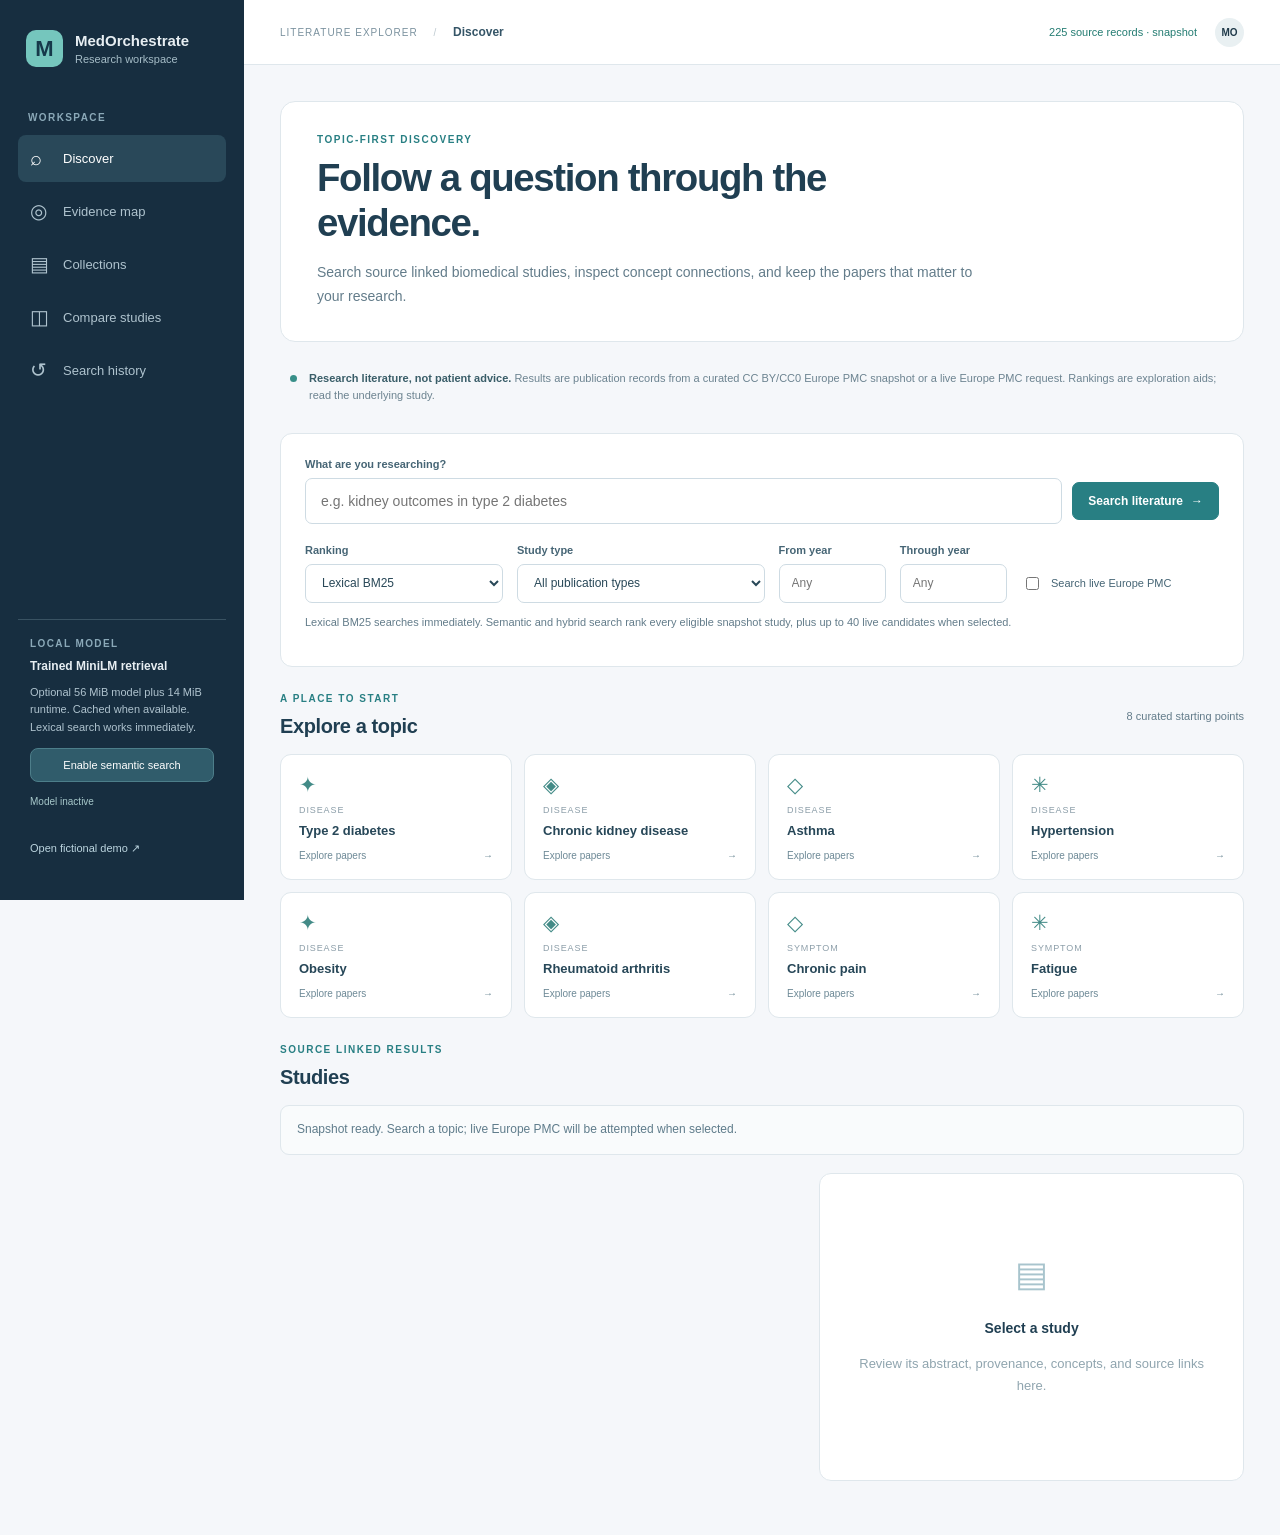
<file: site/index.html>
<!doctype html>
<html lang="en">
<head>
  <meta charset="utf-8">
  <meta name="viewport" content="width=device-width, initial-scale=1">
  <meta name="theme-color" content="#172b3a">
  <title>MedOrchestrate · Explore research</title>
  <meta name="description" content="A source linked biomedical literature explorer with lexical and optional local model reranking.">
  <link rel="stylesheet" href="./research-style.css">
  <script src="./research-core.js" defer></script>
  <script src="./app.js" defer></script>
</head>
<body>
  <a class="skip-link" href="#main">Skip to content</a>
  <div class="app-shell">
    <aside class="sidebar">
      <div class="brand"><span class="brand-symbol" aria-hidden="true">M<span>·</span></span><div><strong>MedOrchestrate</strong><small>Research workspace</small></div></div>
      <p class="side-label">WORKSPACE</p>
      <nav aria-label="Main navigation">
        <a class="nav active" href="#discover" data-view="discover"><span class="nav-icon" aria-hidden="true">⌕</span> Discover</a>
        <a class="nav" href="#map" data-view="map"><span class="nav-icon" aria-hidden="true">◎</span> Evidence map</a>
        <a class="nav" href="#collections" data-view="collections"><span class="nav-icon" aria-hidden="true">▤</span> Collections</a>
        <a class="nav" href="#compare" data-view="compare"><span class="nav-icon" aria-hidden="true">◫</span> Compare studies</a>
        <a class="nav" href="#history" data-view="history"><span class="nav-icon" aria-hidden="true">↺</span> Search history</a>
      </nav>
      <div class="side-bottom">
        <div class="model-card"><span class="model-card-kicker">LOCAL MODEL</span><strong>Trained MiniLM retrieval</strong><p>Optional 56 MiB model plus 14 MiB runtime. Cached when available. Lexical search works immediately.</p><button class="model-button" id="activate-model" type="button" disabled>Enable semantic search</button><small id="model-status" role="status" aria-live="polite">Model inactive</small></div>
        <a class="legacy-link" href="./demo/index.html">Open fictional demo <span aria-hidden="true">↗</span></a>
      </div>
    </aside>
    <div class="workspace">
      <header class="topbar"><span class="breadcrumb">LITERATURE EXPLORER <span>/</span> <strong id="view-name">Discover</strong></span><div class="topbar-right"><span class="snapshot-badge" id="snapshot-status" role="status" aria-live="polite">Loading research snapshot…</span><span class="avatar" aria-hidden="true">MO</span></div></header>
      <main id="main" tabindex="-1">
        <section class="view active" id="discover" aria-labelledby="discover-title">
          <div class="hero"><div><p class="eyebrow">TOPIC-FIRST DISCOVERY</p><h1 id="discover-title">Follow a question through the evidence.</h1><p>Search source linked biomedical studies, inspect concept connections, and keep the papers that matter to your research.</p></div><div class="hero-ornament" aria-hidden="true"><span></span><span></span><span></span><span></span><span></span></div></div>
          <div class="source-note"><span class="note-dot" aria-hidden="true"></span><div><strong>Research literature, not patient advice.</strong> Results are publication records from a curated CC BY/CC0 Europe PMC snapshot or a live Europe PMC request. Rankings are exploration aids; read the underlying study.</div></div>
          <form id="search-form" class="search-panel">
            <label for="topic-input">What are you researching?</label>
            <div class="search-row"><span class="search-icon" aria-hidden="true">⌕</span><input id="topic-input" type="search" maxlength="200" placeholder="e.g. kidney outcomes in type 2 diabetes" autocomplete="off" required><button class="primary" id="search-button" type="submit">Search literature <span aria-hidden="true">→</span></button></div>
            <div class="search-options">
              <div><label for="route-select">Ranking</label><select id="route-select"><option value="lexical">Lexical BM25</option><option value="semantic">Trained semantic search</option><option value="hybrid">Hybrid BM25 + model</option></select></div>
              <div><label for="publication-type">Study type</label><select id="publication-type"><option value="all">All publication types</option><option>Review</option><option>Clinical Trial</option><option>Randomized Controlled Trial</option><option>Journal Article</option><option>Meta-Analysis</option><option>Systematic Review</option></select></div>
              <div><label for="year-from">From year</label><input id="year-from" type="number" min="1900" max="2100" placeholder="Any"></div>
              <div><label for="year-to">Through year</label><input id="year-to" type="number" min="1900" max="2100" placeholder="Any"></div>
              <label class="live-option"><input id="live-search" type="checkbox"><span>Search live Europe PMC</span></label>
            </div>
            <p class="helper" id="route-note">Lexical BM25 searches immediately. Semantic and hybrid search rank every eligible snapshot study, plus up to 40 live candidates when selected.</p>
          </form>
          <section class="topic-section" aria-labelledby="topics-title"><div class="section-heading"><div><p class="eyebrow">A PLACE TO START</p><h2 id="topics-title">Explore a topic</h2></div><span id="topic-count"></span></div><div class="topic-grid" id="topic-grid"><p class="muted">Loading topics…</p></div></section>
          <section class="results-section" aria-labelledby="results-title"><div class="section-heading"><div><p class="eyebrow">SOURCE LINKED RESULTS</p><h2 id="results-title">Studies</h2></div><span id="result-count"></span></div><div id="search-status" class="status-box" role="status" aria-live="polite">Choose a topic or enter a research question to begin.</div><div class="results-layout"><div class="results-list" id="results-list"></div><aside class="detail-panel" id="detail-panel" aria-label="Study details"><div class="detail-empty"><span aria-hidden="true">▤</span><h3>Select a study</h3><p>Review its abstract, provenance, concepts, and source links here.</p></div></aside></div></section>
        </section>

        <section class="view" id="map" aria-labelledby="map-title" hidden><div class="view-heading"><p class="eyebrow">RELATIONSHIP EXPLORER</p><h1 id="map-title">Evidence map</h1><p>Concept links are drawn from the selected study metadata. Select an edge to see the study supporting it.</p></div><button id="browse-findings" class="secondary" type="button" disabled>Loading sourced findings...</button><p class="helper">Small curated pilot: positive, negative and descriptive findings with source passages, population and limitations. Not independently medically reviewed.</p><div id="map-status" class="status-box">Run a search to build a study–concept map.</div><div class="map-layout"><div class="map-canvas"><svg id="graph-svg" viewBox="0 0 920 560" role="img" aria-label="Study and concept graph"></svg></div><div class="map-side"><h2>Connections</h2><div id="graph-list" class="graph-list"></div><div id="edge-detail" class="edge-detail">Select a connection to inspect its source study.</div></div></div></section>

        <section class="view" id="collections" aria-labelledby="collections-title" hidden><div class="view-heading"><p class="eyebrow">YOUR READING DESK</p><h1 id="collections-title">Collections</h1><p>Save citation metadata into named collections in this browser. Export a backup before clearing browser data.</p></div><div class="collections-toolbar"><form id="new-collection-form"><label for="collection-name">New collection</label><div class="inline-form"><input id="collection-name" maxlength="100" placeholder="e.g. CKD review shortlist" required><button class="primary" type="submit">Create</button></div></form><div class="collection-import"><label for="collection-import-file">Import collections JSON</label><input id="collection-import-file" type="file" accept=".json,application/json"></div></div><div id="collection-status" role="status" aria-live="polite"></div><div class="collections-layout"><div id="collections-list" class="collections-list"></div><div id="collection-detail" class="collection-detail"></div></div></section>

        <section class="view" id="compare" aria-labelledby="compare-title" hidden><div class="view-heading"><p class="eyebrow">SIDE BY SIDE</p><h1 id="compare-title">Compare studies</h1><p>Select up to three studies from search results. Compare designs, abstracts, and source records before deciding what to read.</p></div><div id="compare-content" class="compare-content"><div class="status-box">Select studies from the Discover results to compare them here.</div></div></section>

        <section class="view" id="history" aria-labelledby="history-title" hidden><div class="view-heading"><p class="eyebrow">RECENT EXPLORATION</p><h1 id="history-title">Search history</h1><p>History is stored only in this browser. Select a past topic to rerun it against the current snapshot and live source.</p></div><div class="history-tools"><button class="quiet-button" id="clear-history" type="button">Clear history</button></div><div id="history-list" class="history-list"></div></section>
      </main>
    </div>
  </div>
</body>
</html>
</file>
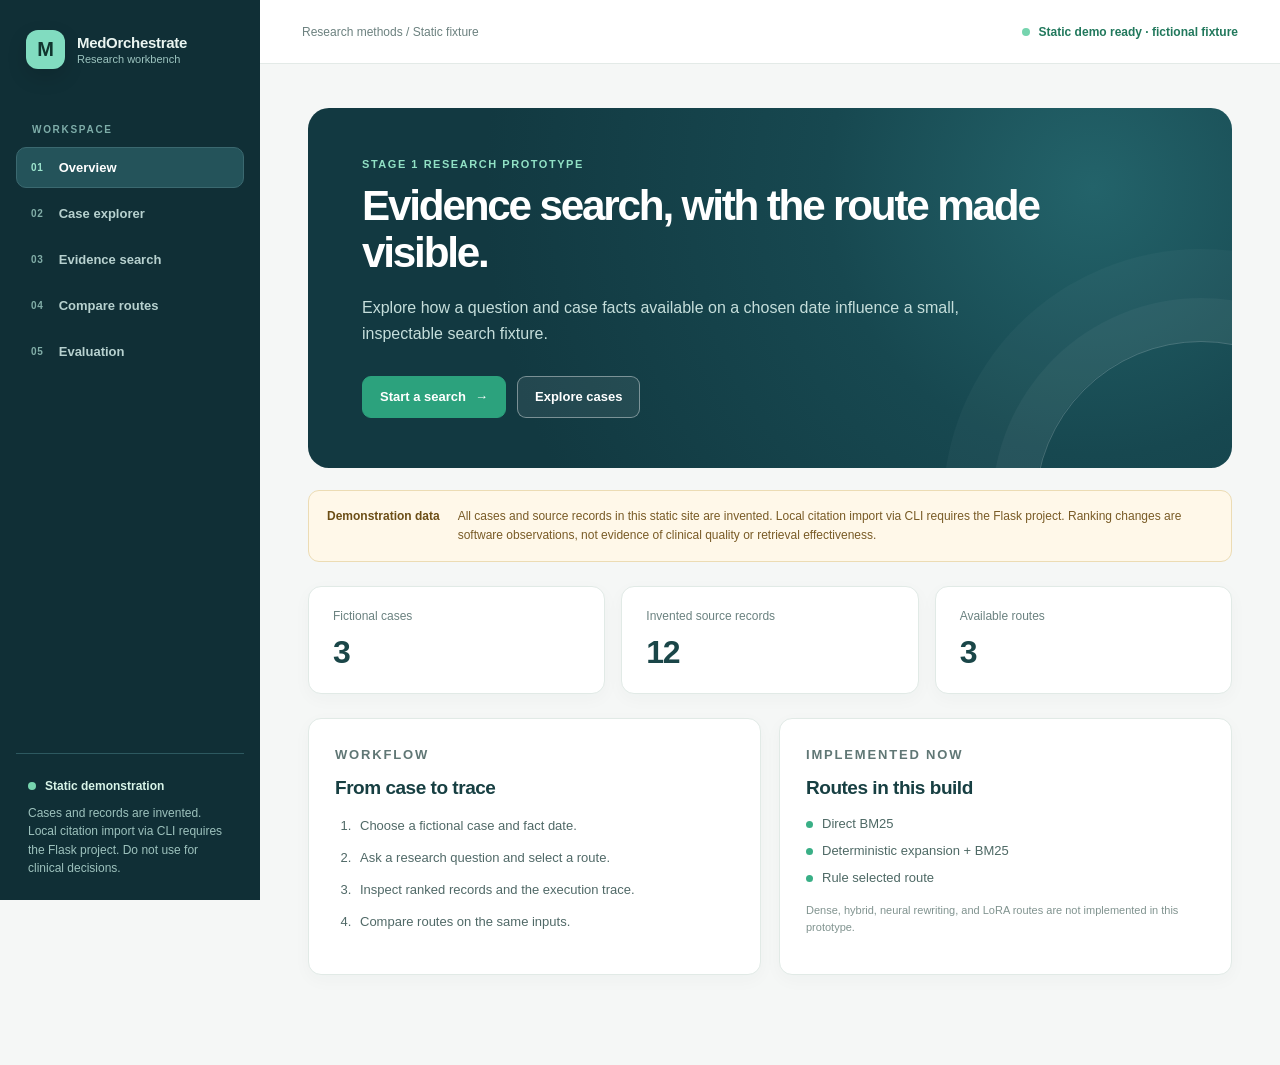
<file: site/demo/index.html>
<!doctype html>
<html lang="en">
<head>
  <meta charset="utf-8">
  <meta name="viewport" content="width=device-width, initial-scale=1">
  <meta name="theme-color" content="#102f36">
  <title>MedOrchestrate · Static demonstration</title>
  <link rel="stylesheet" href="./style.css">
  <script src="./search-core.js" defer></script>
  <script src="./static-api.js" defer></script>
  <script src="./app.js" defer></script>
</head>
<body>
  <a class="skip-link" href="#main">Skip to content</a>
  <div class="shell">
    <aside class="sidebar">
      <div class="brand" aria-label="MedOrchestrate"><span class="brand-mark" aria-hidden="true">M</span><div><strong>MedOrchestrate</strong><small>Research workbench</small></div></div>
      <div class="sidebar-label">WORKSPACE</div>
      <nav aria-label="Workbench views">
        <a class="nav active" href="#dashboard" data-page="dashboard"><span class="nav-number">01</span>Overview</a>
        <a class="nav" href="#cases" data-page="cases"><span class="nav-number">02</span>Case explorer</a>
        <a class="nav" href="#search" data-page="search"><span class="nav-number">03</span>Evidence search</a>
        <a class="nav" href="#compare" data-page="compare"><span class="nav-number">04</span>Compare routes</a>
        <a class="nav" href="#evaluation" data-page="evaluation"><span class="nav-number">05</span>Evaluation</a>
      </nav>
      <div class="side-note"><span class="side-note-dot" aria-hidden="true"></span><strong>Static demonstration</strong><p>Cases and records are invented. Local citation import via CLI requires the Flask project. Do not use for clinical decisions.</p></div>
    </aside>
    <div class="workspace">
      <header class="topbar"><span class="topbar-title">Research methods / Static fixture</span><span class="top-status" id="connection-status" role="status" aria-live="polite"><span class="status-dot" aria-hidden="true"></span>Loading static demo…</span></header>
      <main id="main" tabindex="-1">
        <section class="page active" id="dashboard" aria-labelledby="dashboard-title">
          <div class="hero"><p class="eyebrow">STAGE 1 RESEARCH PROTOTYPE</p><h1 id="dashboard-title">Evidence search, with the route made visible.</h1><p class="intro">Explore how a question and case facts available on a chosen date influence a small, inspectable search fixture.</p><div class="hero-actions"><a class="primary" href="#search" data-page="search">Start a search <span aria-hidden="true">→</span></a><a class="secondary" href="#cases" data-page="cases">Explore cases</a></div></div>
          <div class="fixture-banner" role="note"><strong>Demonstration data</strong><span>All cases and source records in this static site are invented. Local citation import via CLI requires the Flask project. Ranking changes are software observations, not evidence of clinical quality or retrieval effectiveness.</span></div>
          <div class="metric-grid" aria-label="Fixture summary"><article class="metric"><span>Fictional cases</span><strong id="case-count">—</strong></article><article class="metric"><span>Invented source records</span><strong id="doc-count">—</strong></article><article class="metric"><span>Available routes</span><strong id="route-count">—</strong></article></div>
          <div class="two-col"><article class="panel"><p class="panel-kicker">WORKFLOW</p><h2>From case to trace</h2><ol class="steps"><li>Choose a fictional case and fact date.</li><li>Ask a research question and select a route.</li><li>Inspect ranked records and the execution trace.</li><li>Compare routes on the same inputs.</li></ol></article><article class="panel"><p class="panel-kicker">IMPLEMENTED NOW</p><h2>Routes in this build</h2><ul class="route-list"><li><span class="route-dot"></span>Direct BM25</li><li><span class="route-dot"></span>Deterministic expansion + BM25</li><li><span class="route-dot"></span>Rule selected route</li></ul><p class="fine-print">Dense, hybrid, neural rewriting, and LoRA routes are not implemented in this prototype.</p></article></div>
        </section>
        <section class="page" id="cases" aria-labelledby="cases-title" hidden>
          <p class="eyebrow">01 / PATIENT CONTEXT</p><h1 id="cases-title">Case explorer</h1><p class="intro">Select an invented case and a cutoff date. Only facts available by that date are sent into query expansion.</p>
          <div class="panel control-panel"><div class="control-grid"><div><label for="case-select">Fictional case</label><select id="case-select" disabled></select></div><div><label for="as-of">Facts available on</label><input type="date" id="as-of" disabled></div></div><p class="field-hint">These controls also set the context for Search and Compare.</p></div>
          <div id="case-detail" aria-live="polite"><div class="empty-state">Loading cases…</div></div>
        </section>
        <section class="page" id="search" aria-labelledby="search-title" hidden>
          <p class="eyebrow">02 / RETRIEVAL</p><h1 id="search-title">Evidence search</h1><p class="intro">Search the invented static corpus. The route, added terms, available facts, and ranked records are shown for inspection.</p><div class="context-strip" id="search-context">Loading case context…</div>
          <form class="panel search-form" id="search-form"><label for="question">Research question</label><textarea id="question" rows="3" maxlength="500" placeholder="Enter a research question…" required disabled></textarea><div class="form-footer"><span class="field-hint">1–500 characters · <span id="question-count">0</span>/500</span></div><div class="control-grid"><div><label for="corpus">Source corpus</label><select id="corpus" disabled><option value="fictional-demo-v1">Fictional demonstration</option></select></div><div><label for="route">Search route</label><select id="route" disabled><option value="adaptive">Adaptive rule</option><option value="direct_bm25">Direct BM25</option><option value="expanded_bm25">Expanded BM25</option></select></div></div><p class="field-hint" id="corpus-note">Every demonstration record is invented. Local citation import via CLI requires the Flask project.</p><p class="route-help" id="route-help">A simple rule chooses a BM25 route based on question length and available facts.</p><button class="primary" id="search-button" type="submit" disabled>Run search</button></form>
          <div id="search-output" aria-live="polite"><div class="empty-state">Run a search to see ranked records and an execution trace.</div></div>
        </section>
        <section class="page" id="compare" aria-labelledby="compare-title" hidden>
          <p class="eyebrow">03 / ROUTE INSPECTION</p><h1 id="compare-title">Compare routes</h1><p class="intro">Run all three available routes against the same question, fictional case, cutoff date, and invented corpus. Inspect differences in the query and ranking.</p><div class="context-strip" id="compare-context">Loading case context…</div><button class="primary" id="compare-button" type="button" disabled>Compare three routes</button><div id="compare-output" aria-live="polite"><div class="empty-state">Run a comparison to inspect the three route outputs.</div></div>
        </section>
        <section class="page" id="evaluation" aria-labelledby="evaluation-title" hidden>
          <p class="eyebrow">04 / RESEARCH STATUS</p><h1 id="evaluation-title">Evaluation</h1><p class="intro">Inspect fictional fixture checks and separate, read-only real-data research summaries.</p><div class="fixture-banner" role="note"><strong>Fictional judgments</strong><span>The demonstration relevance labels below were authored for this invented fixture. They are not independent clinical judgments and cannot establish real retrieval effectiveness or clinical validity.</span></div>
          <div class="panel"><p class="panel-kicker">FICTIONAL BENCHMARK</p><h2>Route metrics</h2><p>Recall, mean reciprocal rank, and nDCG at the fixture cutoff. These values only describe this invented dataset.</p><button class="secondary" id="evaluation-button" type="button" disabled>Load fixture metrics</button><div id="evaluation-output" aria-live="polite"></div></div>
          <div class="research-divider" aria-hidden="true"><span>SEPARATE RESEARCH CHECKPOINT</span></div>
          <article class="panel stage2-panel" aria-labelledby="stage2-title"><p class="panel-kicker">STAGE 2 · AGGREGATE ONLY</p><h2 id="stage2-title">NFCorpus fixed BM25 baseline</h2><p>This read-only card summarizes a local run on the real BEIR NFCorpus test split. It uses fixed direct BM25 only. It does not use the fictional patient cases or demonstrate adaptive routing.</p><div id="stage2-summary-output" aria-live="polite"><div class="empty-state compact">Loading aggregate benchmark summary…</div></div><p class="field-hint">For Stage 2, this public site contains only aggregate counts, metrics, and protocol notes. NFCorpus text, queries, and qrels are not published here.</p><a class="secondary" href="https://github.com/SiddharthVD/MedOrchestrate-Stage1/blob/main/research/STAGE2_PROTOCOL.md" target="_blank" rel="noopener noreferrer">Read Stage 2 protocol ↗</a></article>
          <article class="panel stage2-panel" aria-labelledby="training-title"><p class="panel-kicker">TRAINED MODEL · AGGREGATE ONLY</p><h2 id="training-title">Real-data retrieval experiment</h2><p>A small MiniLM retriever was trained locally on NFCorpus train judgments. Development queries selected a fixed BM25 plus trained-dense hybrid; the table shows its locked test comparison. This does not train or validate patient-aware routing.</p><div id="training-summary-output" aria-live="polite"><div class="empty-state compact">Loading aggregate training results…</div></div><p class="field-hint">The public site does not contain NFCorpus text, queries, relevance judgments, model weights, or raw rankings. Dense encoding took substantially longer than BM25 on the test machine.</p><a class="secondary" href="https://github.com/SiddharthVD/MedOrchestrate-Stage1/blob/main/research/TRAINING_RUN.md" target="_blank" rel="noopener noreferrer">Read training report ↗</a></article>
          <div class="two-col"><article class="panel"><p class="panel-kicker">STATIC DIAGNOSTIC</p><h2>Operational checks</h2><p>Confirm that fixture files load, all three routes execute, and fact filtering respects the selected date.</p><button class="secondary" id="diagnostic-button" type="button" disabled>Run fixture checks</button><div id="diagnostic-output" aria-live="polite"></div></article><article class="panel"><p class="panel-kicker">RESEARCH GATE</p><h2>What a real study needs</h2><ol class="steps"><li>Licensed corpus and independent relevance judgments.</li><li>Frozen cases, splits, budgets, and ranking metrics.</li><li>Strong fixed baselines and statistical comparison.</li><li>Error analysis and clinical review where appropriate.</li></ol></article></div>
        </section>
      </main>
    </div>
  </div>
</body>
</html>
</file>
<file: site/research-style.css>
:root{font-family:"Segoe UI",Arial,sans-serif;color:#203a4a;background:#f5f7fa;font-synthesis:none;--navy:#172e40;--teal:#287f83;--line:#dfe7ec;--muted:#637c8a}*{box-sizing:border-box}body{margin:0}button,input,select{font:inherit}button,a{touch-action:manipulation}button{cursor:pointer}a{color:var(--teal)}button:disabled{opacity:.55;cursor:wait}button:focus-visible,a:focus-visible,input:focus-visible,select:focus-visible,[tabindex]:focus-visible{outline:3px solid #48a8a6;outline-offset:3px}[hidden]{display:none!important}.skip-link{position:absolute;left:12px;top:-60px;z-index:20;padding:12px;background:white}.skip-link:focus{top:10px}.app-shell{display:flex;min-height:100vh}.sidebar{position:sticky;top:0;align-self:flex-start;height:100vh;width:244px;background:var(--navy);color:#e7eef2;padding:30px 18px;display:flex;flex-direction:column;flex-shrink:0}.brand{display:flex;gap:12px;align-items:center;margin:0 8px 45px}.brand-symbol{width:37px;height:37px;display:grid;place-items:center;background:#75c6bd;color:#16394a;border-radius:10px;font-weight:800;font-size:22px}.brand-symbol span{display:none}.brand strong{font-size:15px;display:block}.brand small{display:block;font-size:11px;color:#a6bdc7;margin-top:4px}.side-label,.model-card-kicker{font-size:10px;letter-spacing:.14em;color:#8ba9b8;font-weight:700;margin:0 10px 12px}.sidebar nav{display:grid;gap:5px}.nav{color:#afc3ce;text-decoration:none;padding:12px;border-radius:8px;font-size:13px;display:flex;gap:13px;align-items:center}.nav:hover,.nav.active{background:#294859;color:white}.nav-icon{font-size:20px;width:20px}.side-bottom{margin-top:auto}.model-card{padding:18px 12px;border-top:1px solid #395262;font-size:12px}.model-card-kicker{margin:0 0 10px;display:block}.model-card strong{display:block}.model-card p{font-size:11px;line-height:1.6;color:#afc3ce}.model-card small{display:block;font-size:10px;line-height:1.55;color:#a6c7c9;margin-top:12px}.model-button{width:100%;background:#305c6b;color:white;border:1px solid #4d7e8a;padding:10px 8px;border-radius:8px;font-size:11px}.model-button.ready{background:#267d74}.legacy-link{display:block;color:#bcd5df;font-size:11px;margin:15px 12px;text-decoration:none}.workspace{flex:1;min-width:0}.topbar{height:65px;border-bottom:1px solid var(--line);background:white;padding:0 36px;display:flex;justify-content:space-between;align-items:center;gap:15px}.breadcrumb{font-size:10px;letter-spacing:.1em;color:#7b929f}.breadcrumb span{padding:0 12px;color:#bdc9d0}.breadcrumb strong{font-size:12px;letter-spacing:0;color:#355567}.topbar-right{display:flex;align-items:center;gap:18px}.snapshot-badge{font-size:11px;color:#698392}.snapshot-badge.ready{color:#247c72}.snapshot-badge.error{color:#a44742}.avatar{display:grid;place-items:center;background:#e9f0f2;width:29px;height:29px;border-radius:50%;font-size:10px;font-weight:700}main{padding:36px;max-width:1540px}.hero{background:white;border:1px solid var(--line);border-radius:15px;padding:32px 36px;display:flex;justify-content:space-between;align-items:center;gap:30px}.hero h1{max-width:610px;font-size:clamp(28px,3vw,42px);line-height:1.16;letter-spacing:-.035em;margin:0 0 16px}.hero p:not(.eyebrow){font-size:14px;line-height:1.7;color:var(--muted);max-width:670px;margin:0}.eyebrow{font-size:10px;letter-spacing:.15em;font-weight:700;color:var(--teal);margin:0 0 11px}.hero-ornament{display:none}h1,h2,h3{color:#203f52}h2{font-size:20px;letter-spacing:-.02em;margin:0 0 12px}h3{font-size:14px;line-height:1.5}.source-note{display:flex;gap:12px;align-items:start;margin:18px 0;color:#6c8390;font-size:11px;line-height:1.6;padding:10px}.source-note strong{color:#395d68}.note-dot{width:7px;height:7px;background:#388f89;border-radius:50%;margin-top:5px;flex-shrink:0}.search-panel{padding:24px;background:white;border:1px solid var(--line);border-radius:12px}label{display:block;font-size:11px;font-weight:700;margin-bottom:8px;color:#466575}input,select{width:100%;padding:10px 12px;border:1px solid #cedbe3;border-radius:7px;background:white;font-size:12px;color:#294858;min-height:39px}.search-row{display:flex;gap:10px;align-items:center}.search-row input{font-size:14px;padding:12px 15px;min-height:46px}.search-icon{display:none}.primary,.secondary,.quiet-button,.link-button{display:inline-flex;align-items:center;justify-content:center;text-decoration:none;gap:8px;padding:11px 15px;border-radius:7px;font-size:12px;font-weight:600;border:1px solid var(--teal);white-space:nowrap}.primary{background:var(--teal);color:white}.primary:hover{background:#226c70}.secondary,.quiet-button{background:white;color:#456775;border-color:#d0dde4}.small{padding:8px 11px;font-size:11px}.search-options{display:grid;grid-template-columns:1.2fr 1.5fr .65fr .65fr 1.2fr;gap:14px;margin-top:20px;align-items:end}.live-option{display:flex;align-items:center;gap:8px;font-size:11px;font-weight:400;padding:10px 0;margin:0}.live-option input{width:15px;min-height:0}.helper,.muted{color:var(--muted);font-size:11px;line-height:1.6}.section-heading{display:flex;justify-content:space-between;align-items:center;gap:15px;margin:26px 0 16px}.section-heading h2{margin:0}.section-heading>span{font-size:11px;color:var(--muted)}.topic-grid{display:grid;grid-template-columns:repeat(4,minmax(0,1fr));gap:12px}.topic-card{background:white;border:1px solid var(--line);border-radius:11px;padding:18px;text-align:left;display:grid;gap:8px;color:#274758}.topic-card:hover{border-color:#6daaa8;background:#fafdfd}.topic-icon{color:#438b87;font-size:21px}.topic-category{text-transform:uppercase;letter-spacing:.1em;color:#8b9da8;font-size:9px}.topic-card strong{font-size:13px}.topic-card>span:last-child{display:flex;justify-content:space-between;font-size:10px;color:#6d8996;margin-top:4px}.status-box,.empty-card,.loading-card{font-size:12px;color:#5f7c8b;border:1px solid var(--line);border-radius:9px;background:#f9fbfc;padding:14px 16px;line-height:1.65}.status-box.success{color:#23796e;background:#eff8f5;border-color:#cde6df}.status-box.error,.inline-alert.error{color:#9e423c;background:#fff5f3;border-color:#efd0cb}.status-box.warning{background:#fff9ed;color:#836a38}.results-layout{display:grid;grid-template-columns:minmax(0,1.1fr) minmax(320px,.9fr);gap:20px;margin:18px 0}.results-list{display:grid;gap:13px;align-content:start}.paper-card{background:white;border:1px solid var(--line);border-radius:11px;padding:21px}.paper-card.selected{border-color:#81b7b2;box-shadow:0 0 0 1px #81b7b229}.paper-head{display:flex;gap:12px;align-items:center;font-size:10px}.paper-index{color:#8396a2;font-weight:700}.paper-source{color:#577c8e;font-size:10px}.paper-license{margin-left:auto;padding:4px 6px;background:#edf6f2;color:#39836c;border-radius:4px;font-size:9px}.paper-card h3{margin:12px 0 8px;font-size:15px}.paper-card h3 button{background:none;border:0;padding:0;text-align:left;color:#274b60;font:inherit;font-weight:600}.paper-meta{color:#7d939f;font-size:10px;line-height:1.6}.paper-abstract{color:#69818e;font-size:12px;line-height:1.7}.paper-footer{display:flex;justify-content:space-between;align-items:center;border-top:1px solid #eff3f5;margin-top:16px;padding-top:12px;font-size:10px;color:#8195a0}.text-button{background:transparent;border:0;color:#467782;font-size:11px;padding:5px 8px}.text-button.chosen{color:#1d7261;font-weight:700}.detail-panel{position:sticky;top:18px;align-self:start;background:white;border:1px solid var(--line);border-radius:12px;max-height:85vh;overflow:auto}.detail-empty{padding:70px 28px;text-align:center;color:#90a5af;font-size:13px;line-height:1.7}.detail-empty>span{font-size:35px;color:#a8c4cd}.detail-top{display:flex;justify-content:space-between;align-items:center;padding:16px 20px;border-bottom:1px solid var(--line)}.detail-top .eyebrow{margin:0}.icon-button{border:0;background:#f1f5f7;color:#657e8a;border-radius:6px;padding:3px 9px;font-size:20px}.detail-scroll{padding:22px}.detail-badges{display:flex;gap:10px;font-size:9px;color:#4e897a;margin-bottom:12px}.detail-scroll h2{font-size:20px;line-height:1.5}.detail-meta{font-size:11px;color:#758d9a;line-height:1.6}.identifier-row{display:flex;flex-wrap:wrap;gap:8px;font-size:10px;color:#6c8592;overflow-wrap:anywhere}.identifier-row span{background:#f5f8fa;border-radius:4px;padding:5px}.detail-actions,.source-links,.export-row{display:flex;flex-wrap:wrap;gap:8px;margin-top:16px}.detail-block{margin:24px 0}.detail-block h3{font-size:12px}.detail-block p,.citation-line{font-size:12px;color:#65808d;line-height:1.75;white-space:pre-line}.concept-tags{display:flex;flex-wrap:wrap;gap:6px}.concept-tags span{padding:5px 8px;background:#eef5f6;border-radius:5px;font-size:10px;color:#477682}.link-button{font-size:11px;border-color:#d6e4e9;color:#39818a;padding:8px 11px;background:#f7fbfc;white-space:normal;overflow-wrap:anywhere}.provenance{font-size:10px;color:#7d929f;line-height:1.6;border-top:1px solid var(--line);padding-top:16px}.view-heading{margin:8px 0 28px}.view-heading h1{font-size:32px;letter-spacing:-.03em}.view-heading>p:last-child{font-size:13px;line-height:1.7;color:#748b98;max-width:760px}.map-layout{display:grid;grid-template-columns:minmax(0,1fr) 290px;gap:20px;margin:20px 0}.map-canvas{border:1px solid var(--line);border-radius:12px;background:white;min-width:0;overflow:auto}.map-canvas svg{width:100%;min-width:580px}.graph-edge{stroke:#cbdfe4;fill:none;stroke-width:2;cursor:pointer}.graph-edge:hover,.graph-edge.active,.graph-edge:focus{stroke:#379492;stroke-width:4}.graph-node{cursor:pointer}.graph-node circle{fill:#57a2a0;stroke:white;stroke-width:3}.graph-node.study circle{fill:#607c9b}.graph-node text{font-size:10px;fill:#516f7f}.graph-node:hover circle{stroke:#9ed4cb}.map-side{background:white;border:1px solid var(--line);border-radius:12px;padding:20px}.graph-list{max-height:330px;overflow:auto}.graph-list button{display:block;width:100%;border:0;border-bottom:1px solid #edf2f4;text-align:left;background:white;font-size:10px;color:#567989;padding:10px 4px}.edge-detail{margin-top:20px;font-size:12px;color:#567989;line-height:1.7}.collections-toolbar{display:flex;justify-content:space-between;gap:24px;padding:20px;background:white;border:1px solid var(--line);border-radius:10px}.inline-form{display:flex;gap:10px}.collections-layout{display:grid;grid-template-columns:260px 1fr;gap:20px;margin-top:22px}.collection-row{display:flex;align-items:center;gap:10px;background:white;border:1px solid var(--line);border-radius:8px;padding:16px;width:100%;margin-bottom:8px;text-align:left;font-size:12px;color:#597b8b}.collection-row strong{flex:1}.collection-row.active{border-color:#82b4af;background:#f1f8f6}.collection-detail{padding:24px;background:white;border:1px solid var(--line);border-radius:11px}.collection-head,.compare-toolbar{display:flex;justify-content:space-between;gap:20px;align-items:center}.collection-head span{font-size:11px;color:#77909d}.danger{color:#a84a43}.saved-item{display:flex;gap:14px;justify-content:space-between;padding:18px 0;border-bottom:1px solid #e7edf1;font-size:12px;line-height:1.6}.saved-item small{display:block;color:#8195a0;margin-top:5px}.inline-alert{padding:12px;margin-top:14px;font-size:12px;border-radius:8px}.inline-alert.success{color:#2a8270}.compare-toolbar{margin-bottom:20px;font-size:12px;color:#6c8593}.compare-grid{display:grid;grid-template-columns:repeat(3,minmax(0,1fr));gap:16px}.compare-study{background:white;border:1px solid var(--line);border-radius:12px;padding:24px;overflow-wrap:anywhere}.compare-study>.icon-button{float:right}.compare-study h2{font-size:17px;line-height:1.5;margin-top:20px}.compare-study p,.compare-study dd,.compare-study dt{font-size:12px;color:#65808e;line-height:1.7}.compare-study dt{font-weight:600;color:#3e6477}.compare-study dd{margin:2px 0 14px}.compare-abstract{max-height:350px;overflow:auto}.history-tools{margin-bottom:20px}.history-row{display:flex;align-items:center;gap:16px;padding:20px;background:white;border:1px solid var(--line);border-radius:9px;width:100%;margin-bottom:10px;text-align:left}.history-row>span:nth-child(2){flex:1}.history-row strong{display:block;font-size:13px;color:#345a6e}.history-row small{display:block;font-size:11px;color:#8699a3;margin-top:7px}.history-row time{font-size:11px;color:#8194a0}.history-mark{color:#448b8b;font-size:21px}
@media(max-width:1150px){.search-options{grid-template-columns:repeat(3,1fr)}.results-layout{grid-template-columns:1fr}.detail-panel{position:static;max-height:none}.map-layout{grid-template-columns:1fr}.compare-grid{grid-template-columns:1fr}.topic-grid{grid-template-columns:repeat(3,1fr)}}@media(max-width:800px){.app-shell{display:block}.sidebar{position:static;height:auto;width:auto;padding:16px}.brand{margin:0 0 16px}.sidebar nav{display:flex;overflow:auto}.nav{white-space:nowrap;flex-shrink:0}.side-label,.side-bottom{display:none}.topbar{padding:16px;height:auto}.breadcrumb{display:none}main{padding:20px}.hero{padding:25px}.topic-grid{grid-template-columns:repeat(2,1fr)}.collections-layout{grid-template-columns:1fr}.collections-toolbar{flex-direction:column}.model-card{margin:0}.search-options{grid-template-columns:repeat(2,1fr)}}@media(max-width:500px){.search-row{display:grid}.search-row button{width:100%}.search-options{grid-template-columns:1fr 1fr}.search-options>div:nth-child(2){grid-column:1/-1}.search-options>div:nth-child(1){grid-column:1/-1}.search-panel{padding:18px}.hero h1{font-size:29px}.topic-grid{gap:9px}.topic-card{padding:14px}.section-heading{align-items:start}.topic-card strong{font-size:12px}.inline-form{display:grid}.collection-head{display:block}.history-row time{display:none}.detail-scroll{padding:18px}.snapshot-badge{font-size:10px}.model-card{display:block}.side-bottom{display:block;margin:12px 0 0}.model-card{border:0;padding:10px}.model-card p,.model-card-kicker{display:none}.model-card strong{display:none}.model-button{width:auto}.legacy-link{margin:6px 12px}.search-options .live-option{grid-column:1/-1}}@media(prefers-reduced-motion:reduce){*,*:before,*:after{animation:none!important;transition:none!important}}
</file>
<file: site/demo/style.css>
:root{font-family:Inter,"Segoe UI",Arial,sans-serif;color:#17353c;background:#f5f7f6;font-synthesis:none}*{box-sizing:border-box}body{margin:0}button,input,select,textarea{font:inherit}button,a{touch-action:manipulation}a{color:inherit}button:focus-visible,a:focus-visible,input:focus-visible,select:focus-visible,textarea:focus-visible{outline:3px solid #3aa988;outline-offset:3px}.skip-link{position:absolute;left:12px;top:-60px;z-index:20;background:#fff;padding:10px 16px;border-radius:8px}.skip-link:focus{top:10px}.shell{min-height:100vh;display:flex}.sidebar{position:sticky;top:0;align-self:flex-start;width:260px;height:100vh;padding:30px 16px 22px;background:#102f36;color:#eaf5f1;display:flex;flex-direction:column;flex-shrink:0}.brand{display:flex;align-items:center;gap:12px;padding:0 10px;margin-bottom:55px}.brand-mark{display:grid;place-items:center;width:39px;height:39px;border-radius:12px;background:#81dcc0;color:#10352e;font-size:20px;font-weight:800;box-shadow:0 8px 20px #0002}.brand strong{display:block;font-size:15px;letter-spacing:-.02em}.brand small{display:block;margin-top:2px;font-size:11px;color:#9cc4bf}.sidebar-label{font-size:10px;font-weight:800;letter-spacing:.17em;color:#7eada9;padding:0 16px;margin-bottom:12px}nav{display:grid;gap:5px}.nav{display:flex;align-items:center;gap:15px;text-decoration:none;color:#b7d1cf;border:1px solid transparent;border-radius:10px;padding:12px 14px;font-size:13px;font-weight:600;transition:background .15s,color .15s}.nav:hover{background:#1a4650;color:#fff}.nav.active{background:#24535a;color:#fff;border-color:#3b6970}.nav-number{color:#82aea8;font-size:10px;font-weight:800;letter-spacing:.08em}.nav.active .nav-number{color:#9ee6ce}.side-note{margin-top:auto;border-top:1px solid #2d5960;padding:23px 12px 0;font-size:12px;line-height:1.55}.side-note-dot,.status-dot,.route-dot{display:inline-block;width:8px;height:8px;border-radius:50%;background:#76d4ae;margin-right:9px}.side-note strong{color:#d8f4e8}.side-note p{color:#9dc2bd;margin:8px 0 0}.workspace{flex:1;min-width:0}.topbar{min-height:64px;padding:0 42px;background:#fff;border-bottom:1px solid #e3eae7;display:flex;align-items:center;justify-content:space-between;gap:20px;color:#6c817f;font-size:12px}.top-status{display:flex;align-items:center;color:#21785c;font-weight:600;white-space:nowrap}.top-status.offline{color:#a23b38}.top-status.offline .status-dot{background:#d4665c}.page{padding:44px 48px 72px;max-width:1370px}.page[hidden]{display:none}.eyebrow,.panel-kicker{font-size:11px;color:#1d8a69;letter-spacing:.14em;font-weight:800;margin:0 0 13px}.panel-kicker{font-size:10px;margin-bottom:11px}.hero{border-radius:21px;padding:50px 54px;background:radial-gradient(circle at 85% 22%,#23636a 0,#174850 32%,#123941 73%);color:#fff;position:relative;overflow:hidden}.hero:after{content:"";position:absolute;width:330px;height:330px;right:-135px;bottom:-205px;border:1px solid #ffffff32;border-radius:50%;box-shadow:0 0 0 43px #ffffff0a,0 0 0 92px #ffffff08}.hero .eyebrow{color:#91e1c5}.hero h1{color:#fff;max-width:730px;font-size:clamp(35px,3.3vw,50px);line-height:1.11;letter-spacing:-.052em;margin:0 0 18px}.hero .intro{color:#c5dedb;max-width:680px;font-size:16px;margin-bottom:28px}.hero-actions{display:flex;gap:11px;position:relative;z-index:1}h1{font-size:36px;line-height:1.14;letter-spacing:-.04em;margin:0 0 13px;color:#123c42}h2{font-size:19px;letter-spacing:-.025em;margin:0 0 13px;color:#173f42}h3{font-size:14px;margin:24px 0 13px;color:#24474a}.intro{max-width:750px;margin:0 0 28px;color:#627b7b;font-size:15px;line-height:1.65}.primary,.secondary{display:inline-flex;align-items:center;justify-content:center;gap:9px;border-radius:9px;padding:11px 17px;font-size:13px;font-weight:700;text-decoration:none;cursor:pointer;min-height:42px}.primary{background:#2ca27d;color:#fff;border:1px solid #2ca27d}.primary:hover{background:#218766;border-color:#218766}.secondary{background:#fff;color:#215b56;border:1px solid #cbdcd5}.secondary:hover{background:#edf7f2}.hero .secondary{background:#ffffff13;color:#fff;border-color:#ffffff66}.hero .secondary:hover{background:#ffffff26}button:disabled,textarea:disabled,select:disabled,input:disabled{opacity:.58;cursor:not-allowed}.fixture-banner{display:flex;align-items:flex-start;gap:18px;background:#fff8e9;border:1px solid #ecdcb4;border-radius:11px;padding:16px 18px;margin:22px 0;color:#795b26;font-size:12px;line-height:1.6}.fixture-banner strong{white-space:nowrap;font-size:12px;color:#6c4e16}.metric-grid{display:grid;grid-template-columns:repeat(3,minmax(0,1fr));gap:16px;margin:24px 0}.metric,.panel,.compare-card{background:#fff;border:1px solid #e1eae6;border-radius:13px;box-shadow:0 5px 18px #143f3b08}.metric{padding:22px 24px}.metric span{display:block;color:#6b8280;font-size:12px;margin-bottom:11px}.metric strong{font-size:32px;letter-spacing:-.04em;color:#1a4648}.two-col{display:grid;grid-template-columns:repeat(2,minmax(0,1fr));gap:18px}.panel{padding:26px;margin:0 0 18px}.panel p{color:#607775;font-size:13px;line-height:1.6}.steps{margin:17px 0 0;padding-left:20px;display:grid;gap:12px;color:#506967;font-size:13px;line-height:1.55}.steps li{padding-left:5px}.route-list{list-style:none;margin:17px 0;padding:0;display:grid;gap:12px;font-size:13px;color:#4e6965}.route-dot{width:7px;height:7px;background:#39af86}.fine-print,.field-hint{font-size:11px!important;color:#80938f!important;line-height:1.5}.control-panel{max-width:900px}.control-grid{display:grid;grid-template-columns:repeat(2,minmax(0,1fr));gap:18px;align-items:end}.control-panel .field-hint{margin:14px 0 0}label{display:block;font-weight:700;font-size:12px;color:#345653;margin:0 0 8px}select,input,textarea{width:100%;border:1px solid #cadbd5;border-radius:9px;background:#fff;color:#21423f;padding:11px 12px;font-size:13px;line-height:1.45}select:hover,input:hover,textarea:hover{border-color:#78af9e}textarea{resize:vertical;min-height:92px}.search-form{max-width:900px}.search-form .control-grid{margin:19px 0}.route-help{font-size:12px;line-height:1.5;color:#667f7a;padding-bottom:9px}.form-footer{display:flex;justify-content:flex-end;margin-top:6px}.context-strip{display:flex;flex-wrap:wrap;gap:7px 24px;border:1px solid #d6e6df;background:#eaf4ef;border-radius:10px;color:#4b7168;padding:12px 16px;margin:0 0 18px;font-size:12px;line-height:1.55}.context-strip strong{color:#245348;margin-right:5px}.case-card{max-width:900px}.section-heading{display:flex;justify-content:space-between;align-items:center;gap:15px}.case-card h2{margin-bottom:6px}.count-pill{display:inline-block;border-radius:100px;background:#e6f4ed;color:#28785e;padding:6px 10px;font-size:11px;font-weight:700;white-space:nowrap}.fact-list{display:grid;gap:9px}.fact{display:flex;justify-content:space-between;gap:15px;border-left:3px solid #41ae86;background:#f3faf6;padding:12px 14px;color:#315851;font-size:13px}.meta{font-size:11px;color:#758d88}.empty-state,.loading-state{border:1px dashed #cbdcd5;border-radius:11px;padding:28px;background:#fbfdfb;color:#718984;font-size:13px;margin:18px 0}.empty-state.compact,.loading-state.compact{padding:13px;margin:10px 0}.loading-state:before{content:"";display:inline-block;width:11px;height:11px;border:2px solid #b5d9c9;border-top-color:#218b69;border-radius:50%;animation:spin .75s linear infinite;margin-right:10px;vertical-align:-2px}@keyframes spin{to{transform:rotate(360deg)}}.error-panel{border:1px solid #e6b8b2;background:#fff6f4;border-radius:11px;padding:18px 20px;margin:18px 0;color:#933d35;font-size:13px}.error-panel strong{display:block;margin-bottom:5px}.error-panel p{margin:0 0 12px;line-height:1.5}.error-panel p:last-child{margin-bottom:0}.result-summary{display:flex;flex-wrap:wrap;align-items:center;gap:9px 17px;color:#68817b;font-size:11px;margin:12px 0}.results{display:grid;gap:11px;margin:16px 0 20px}.result{padding:18px 20px;border:1px solid #dde8e3;border-radius:11px;background:#fff}.result-top{display:flex;gap:10px;align-items:flex-start}.rank{background:#edf5f0;color:#3b7d66;border-radius:6px;padding:4px 6px;font-size:10px;font-weight:800;flex-shrink:0}.result h3{font-size:15px;line-height:1.35;margin:0 0 9px;color:#1e5550}.result p{font-size:12px;line-height:1.6;color:#5b7570;margin:11px 0 0}.result-meta{display:flex;flex-wrap:wrap;gap:6px 13px;font-size:10px;color:#738b85;margin-left:34px}.fixture-tag{color:#956a2a}.trace-panel{border:1px solid #d8e6df;border-radius:11px;background:#fff;margin:16px 0;overflow:hidden}.trace-panel summary{padding:14px 17px;cursor:pointer;color:#245a50;font-size:12px;font-weight:700}.trace-panel summary span{font-weight:400;color:#82948f;margin-left:8px}.trace-panel[open] summary{border-bottom:1px solid #e4ece8}.trace-content{padding:14px 18px}.trace-content dl{margin:0;display:grid;gap:0}.trace-content dl div{display:grid;grid-template-columns:130px 1fr;gap:10px;border-bottom:1px solid #edf2ef;padding:9px 0;font-size:11px;line-height:1.5}.trace-content dl div:last-child{border:0}.trace-content dt{font-weight:700;color:#57716b}.trace-content dd{margin:0;color:#244943;overflow-wrap:anywhere}.compare-grid{display:grid;grid-template-columns:repeat(3,minmax(0,1fr));gap:15px;margin:20px 0}.compare-card{padding:21px;min-width:0}.compare-card h2{font-size:17px}.compare-card .result{padding:13px}.compare-card .result h3{font-size:12px}.compare-card .result-meta{font-size:9px;margin-left:0}.compare-card .result-summary{gap:8px}.compare-card .trace-content dl div{grid-template-columns:1fr;gap:2px}.query-line{font-size:11px;line-height:1.5;color:#57736e;background:#f2f8f4;padding:10px;border-radius:7px;overflow-wrap:anywhere}.query-line strong{display:block;color:#275a50;margin-bottom:3px}.diagnostic-list{display:grid;gap:9px;margin:20px 0 10px}.diagnostic-list div{font-size:12px;display:flex;gap:10px;align-items:center}.diagnostic-list span{display:grid;place-items:center;width:18px;height:18px;border-radius:50%;font-size:12px;font-weight:800}.diagnostic-pass{color:#2b765b}.diagnostic-pass span{background:#e3f5ea}.diagnostic-fail{color:#a24039}.diagnostic-fail span{background:#fbe9e5}
@media(max-width:1150px){.compare-grid{grid-template-columns:1fr}.compare-card .results{grid-template-columns:repeat(2,minmax(0,1fr))}}
@media(max-width:850px){.shell{display:block}.sidebar{position:static;width:auto;height:auto;padding:16px}.brand{margin-bottom:15px;padding:0 2px}.sidebar-label,.side-note{display:none}nav{display:flex;overflow-x:auto;padding-bottom:3px}.nav{white-space:nowrap;flex-shrink:0;padding:10px}.topbar{padding:13px 18px;min-height:55px}.page{padding:25px 18px 50px}.hero{padding:34px 26px}.hero h1{font-size:36px}.two-col,.metric-grid{grid-template-columns:1fr 1fr}}
@media(max-width:620px){.topbar-title{display:none}.top-status{white-space:normal}.two-col,.metric-grid,.control-grid,.compare-card .results{grid-template-columns:1fr}.fixture-banner{display:block}.fixture-banner strong{display:block;margin-bottom:5px}.hero h1{font-size:32px}.hero-actions{flex-wrap:wrap}.fact{display:grid;gap:5px}.trace-content dl div{grid-template-columns:1fr;gap:3px}.section-heading{align-items:flex-start;flex-direction:column}}
@media(prefers-reduced-motion:reduce){*,*:before,*:after{animation-duration:.01ms!important;transition-duration:.01ms!important}}
.table-scroll{overflow-x:auto;margin:16px 0}.metric-table{border-collapse:collapse;width:100%;min-width:520px;font-size:12px}.metric-table caption{text-align:left;color:#738c84;font-size:11px;margin-bottom:8px}.metric-table th,.metric-table td{padding:11px 13px;text-align:left;border-bottom:1px solid #e3ece7}.metric-table thead th{background:#edf5f0;color:#3d665a;font-size:11px}.metric-table tbody th{font-weight:700;color:#255349}.metric-table td{font-variant-numeric:tabular-nums;color:#3a5d56}
.source-link{display:inline-block;margin-top:10px;color:#24765b;font-size:11px;font-weight:700;text-decoration:underline;text-underline-offset:2px}.source-link:hover{color:#154b3b}
.research-divider{display:flex;align-items:center;gap:14px;margin:24px 0 18px;color:#66817b;font-size:10px;font-weight:800;letter-spacing:.13em}.research-divider:before,.research-divider:after{content:"";height:1px;background:#d4e2da;flex:1}.stage2-panel{border-color:#c5dfd3;background:#fbfdfb}.stage2-panel>.field-hint{margin:15px 0}.stage2-counts{display:grid;grid-template-columns:repeat(3,minmax(0,1fr));gap:12px;margin:18px 0}.stage2-counts div{background:#eaf5ed;border:1px solid #d5e9db;border-radius:9px;padding:14px}.stage2-counts dt{font-size:10px;color:#587d69;margin-bottom:7px}.stage2-counts dd{font-size:23px;font-weight:800;color:#205943;letter-spacing:-.03em;margin:0;font-variant-numeric:tabular-nums}.stage2-panel .table-scroll{margin:16px 0}.stage2-panel .secondary{margin-top:6px}@media(max-width:620px){.stage2-counts{grid-template-columns:1fr}}
</file>
